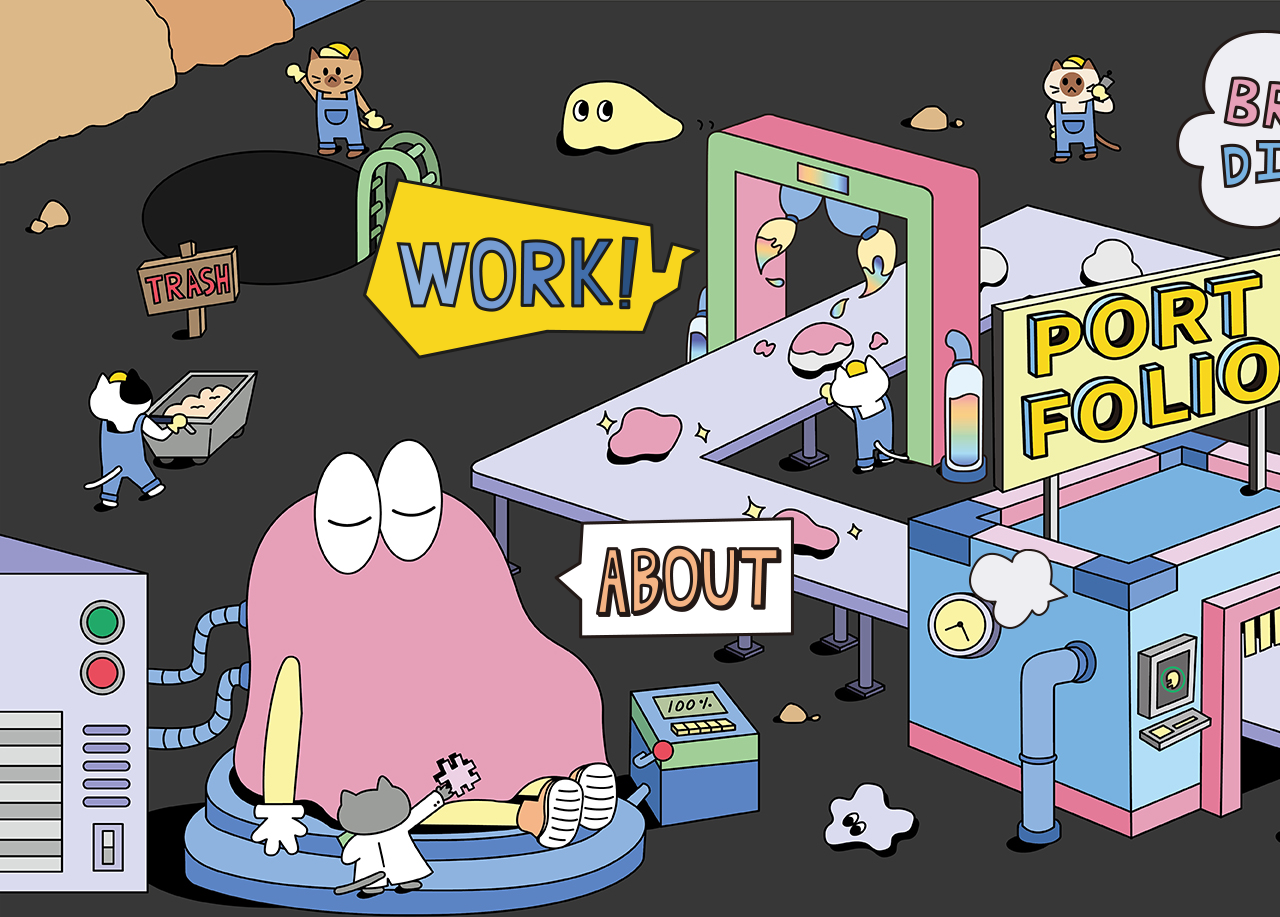
<file: index.html>
<!DOCTYPE html>
<html lang="ko">

<head>
    <meta charset="UTF-8">
    <meta http-equiv="X-UA-Compatible" content="IE=edge">
    <meta name="viewport" content="width=device-width, initial-scale=1.0">
    <title>PORTFOLIO</title>
    <link rel="stylesheet" href="css/main.css">
    <script src="js/jquery-3.6.0.min.js"></script>
    <script src="js/main.js"></script>
</head>

<body>
    <section id="cont1">
        <a href="pf_01.html" class="click"></a>
        <img src="img/cont1.png" alt="애니메이션1" class="about">
    </section><!-- cont1 -->
    <section id="cont2">
        <a href="pf_02.html" class="click"></a>
        <img src="img/cont2_left.png" alt="애니메이션2좌" class="portfolio-left">
        <img src="img/cont2_right.png" alt="애니메이션2우" class="portfolio-right">
    </section><!-- cont2 -->
    <section id="cont3">
        <a href="pf_03.html" class="click"></a>
        <img src="img/cont3.png" alt="애니메이션3" class="work">
    </section><!-- cont3 -->
    <section id="cont4">
        <a href="pf_04.html" class="click"></a>
        <img src="img/cont4.png" alt="애니메이션4" class="branding">
    </section><!-- cont4 -->
    <section id="cont5">
        <a href="#" class="call"></a>
    </section><!-- cont5 -->

    <div id="modal_up">
        <div class="modal">
            <div class="title">
                Thanks for visiting my website.
            </div>
            <div class="txt">
                같이의 가치를 아는 웹디자이너가 되겠습니다.<br>
                <a href="mailto:gminions524@naver.com">gminions524@naver.com</a>
            </div>
            <div class="btn">Close</div>
        </div>
    </div>
</body>

</html>
</file>
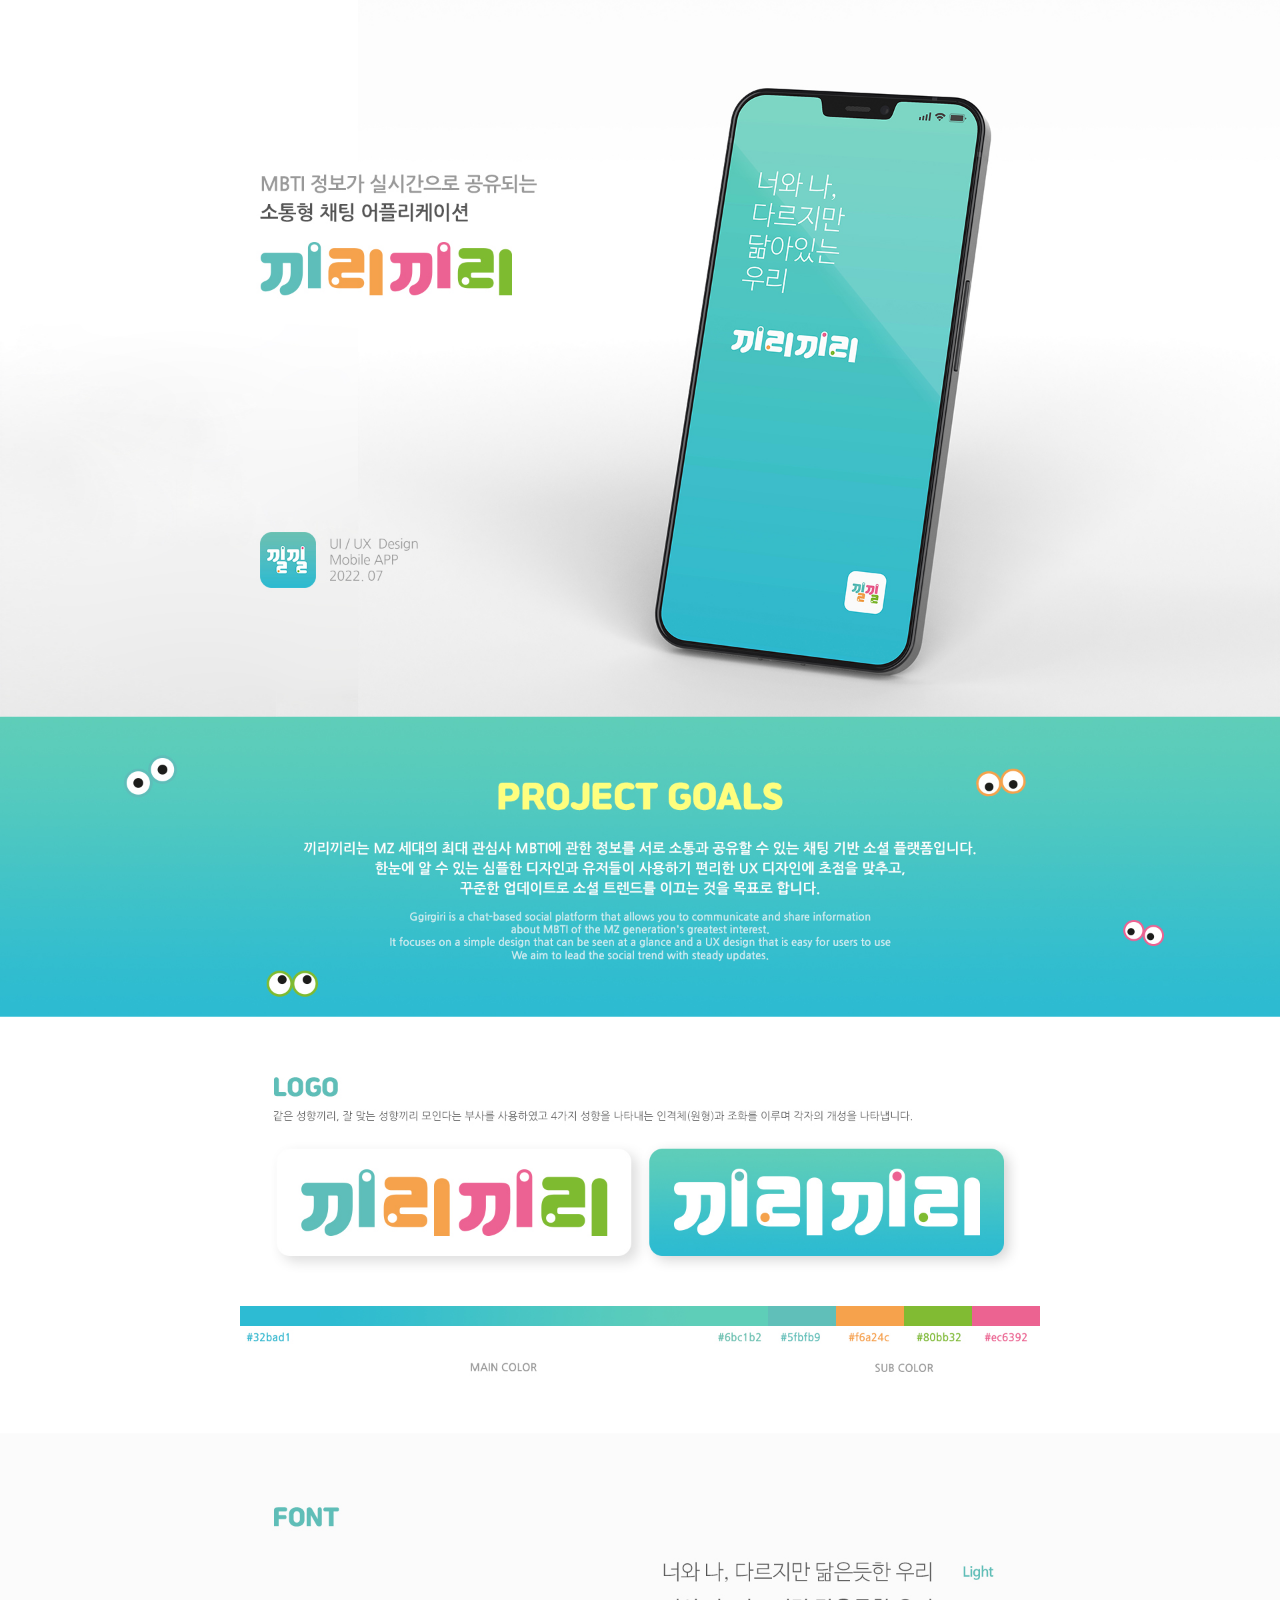
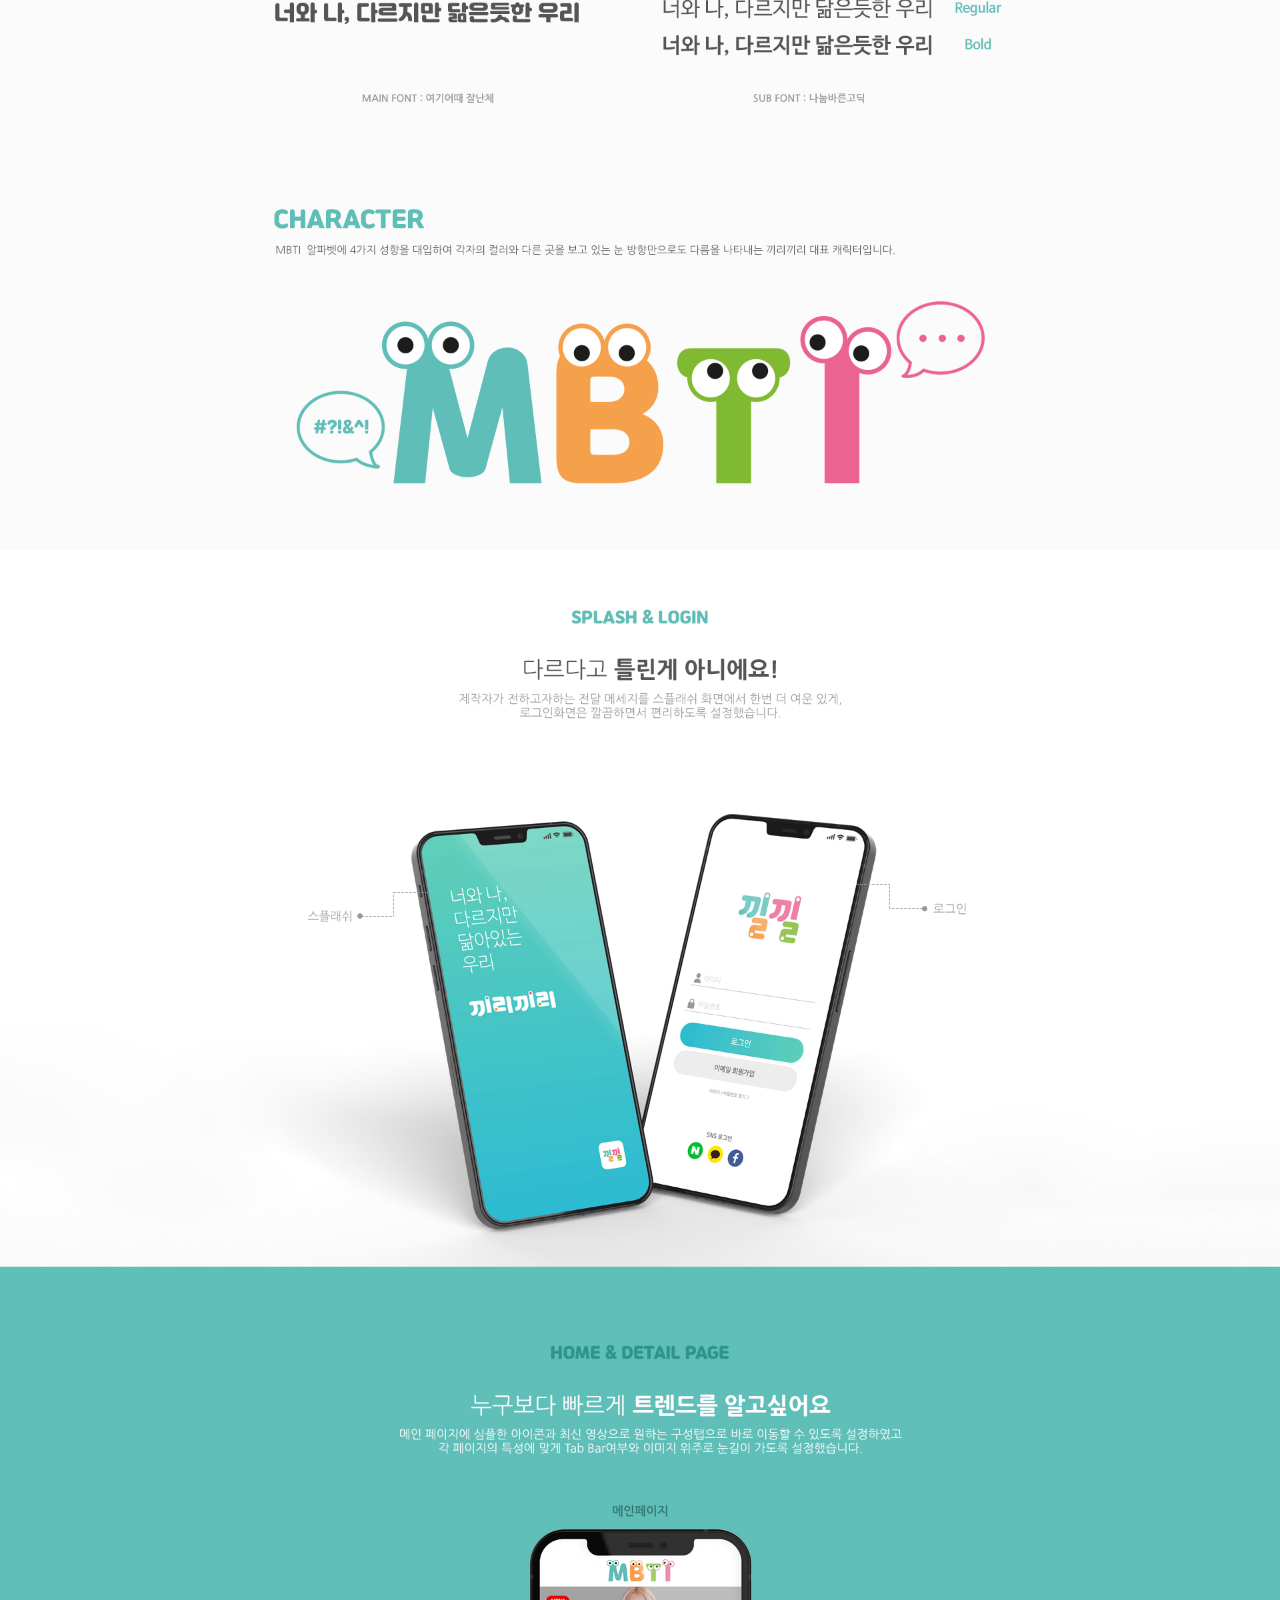
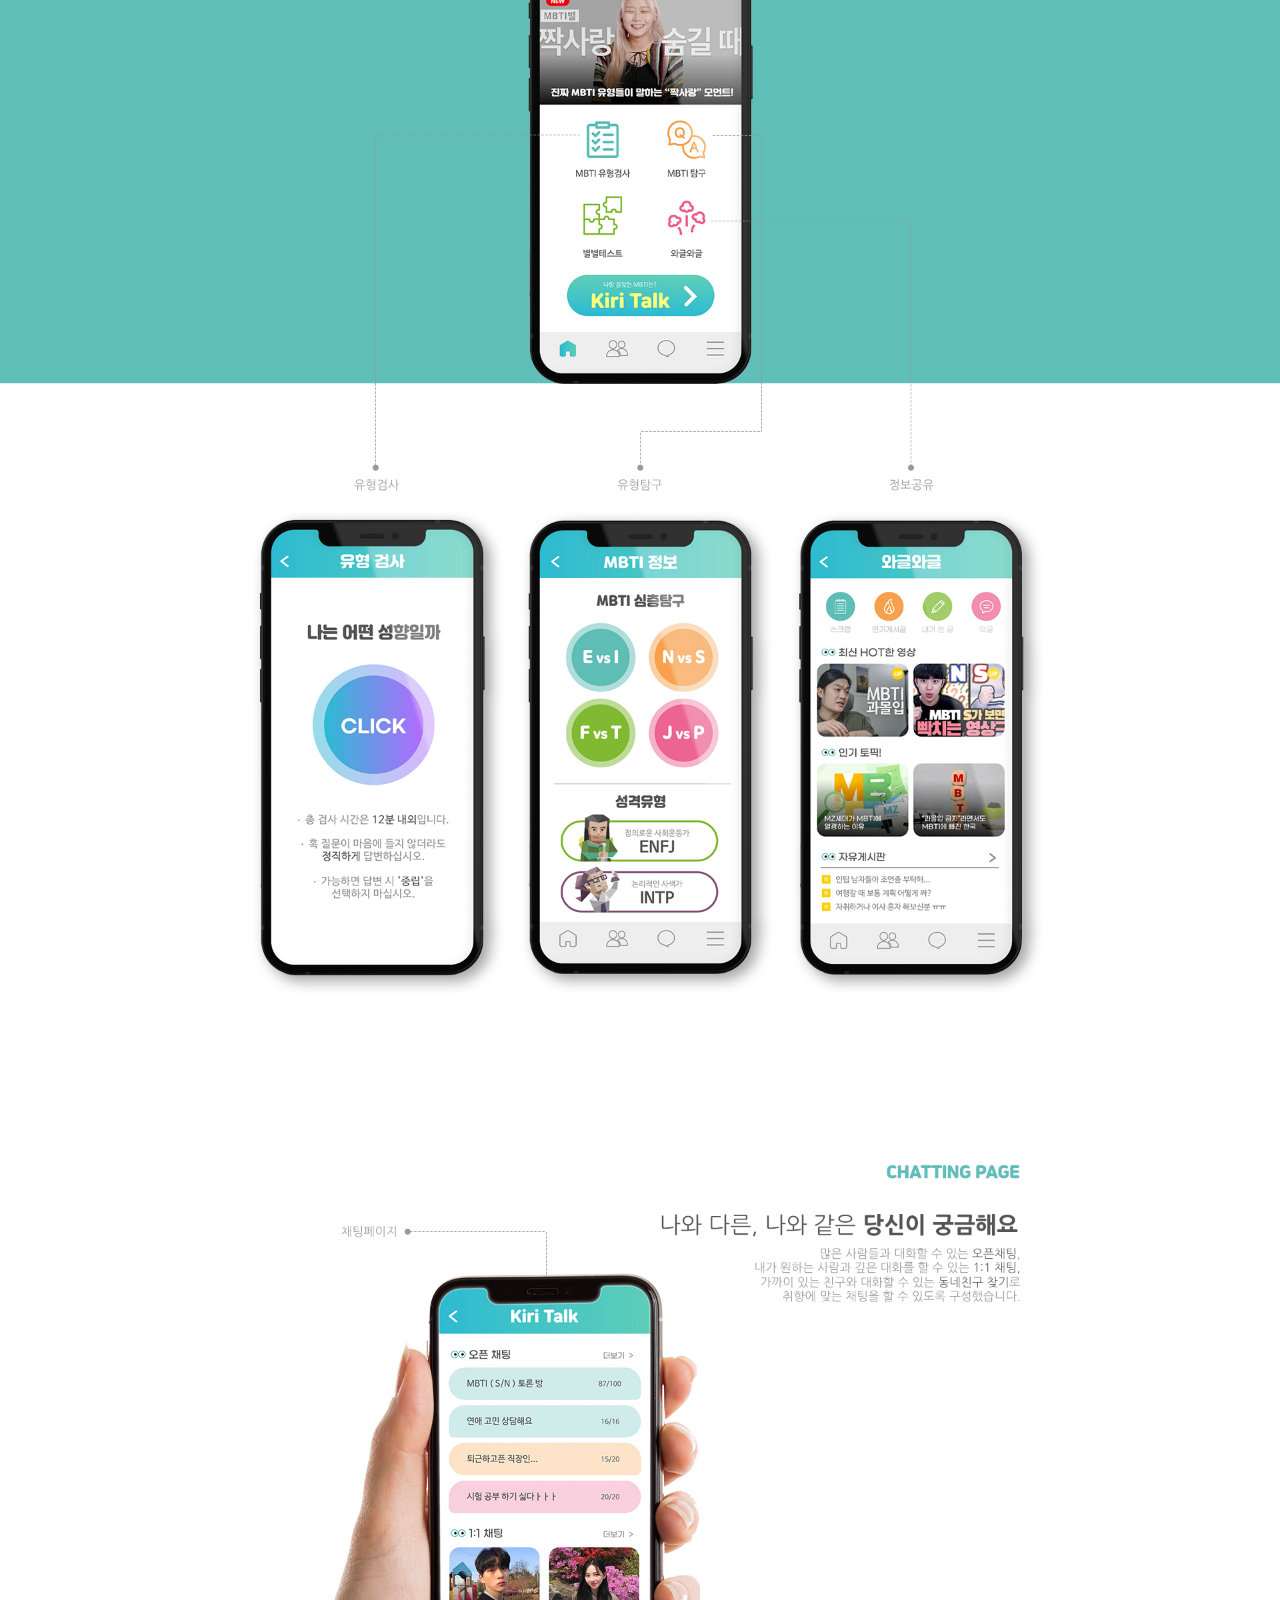
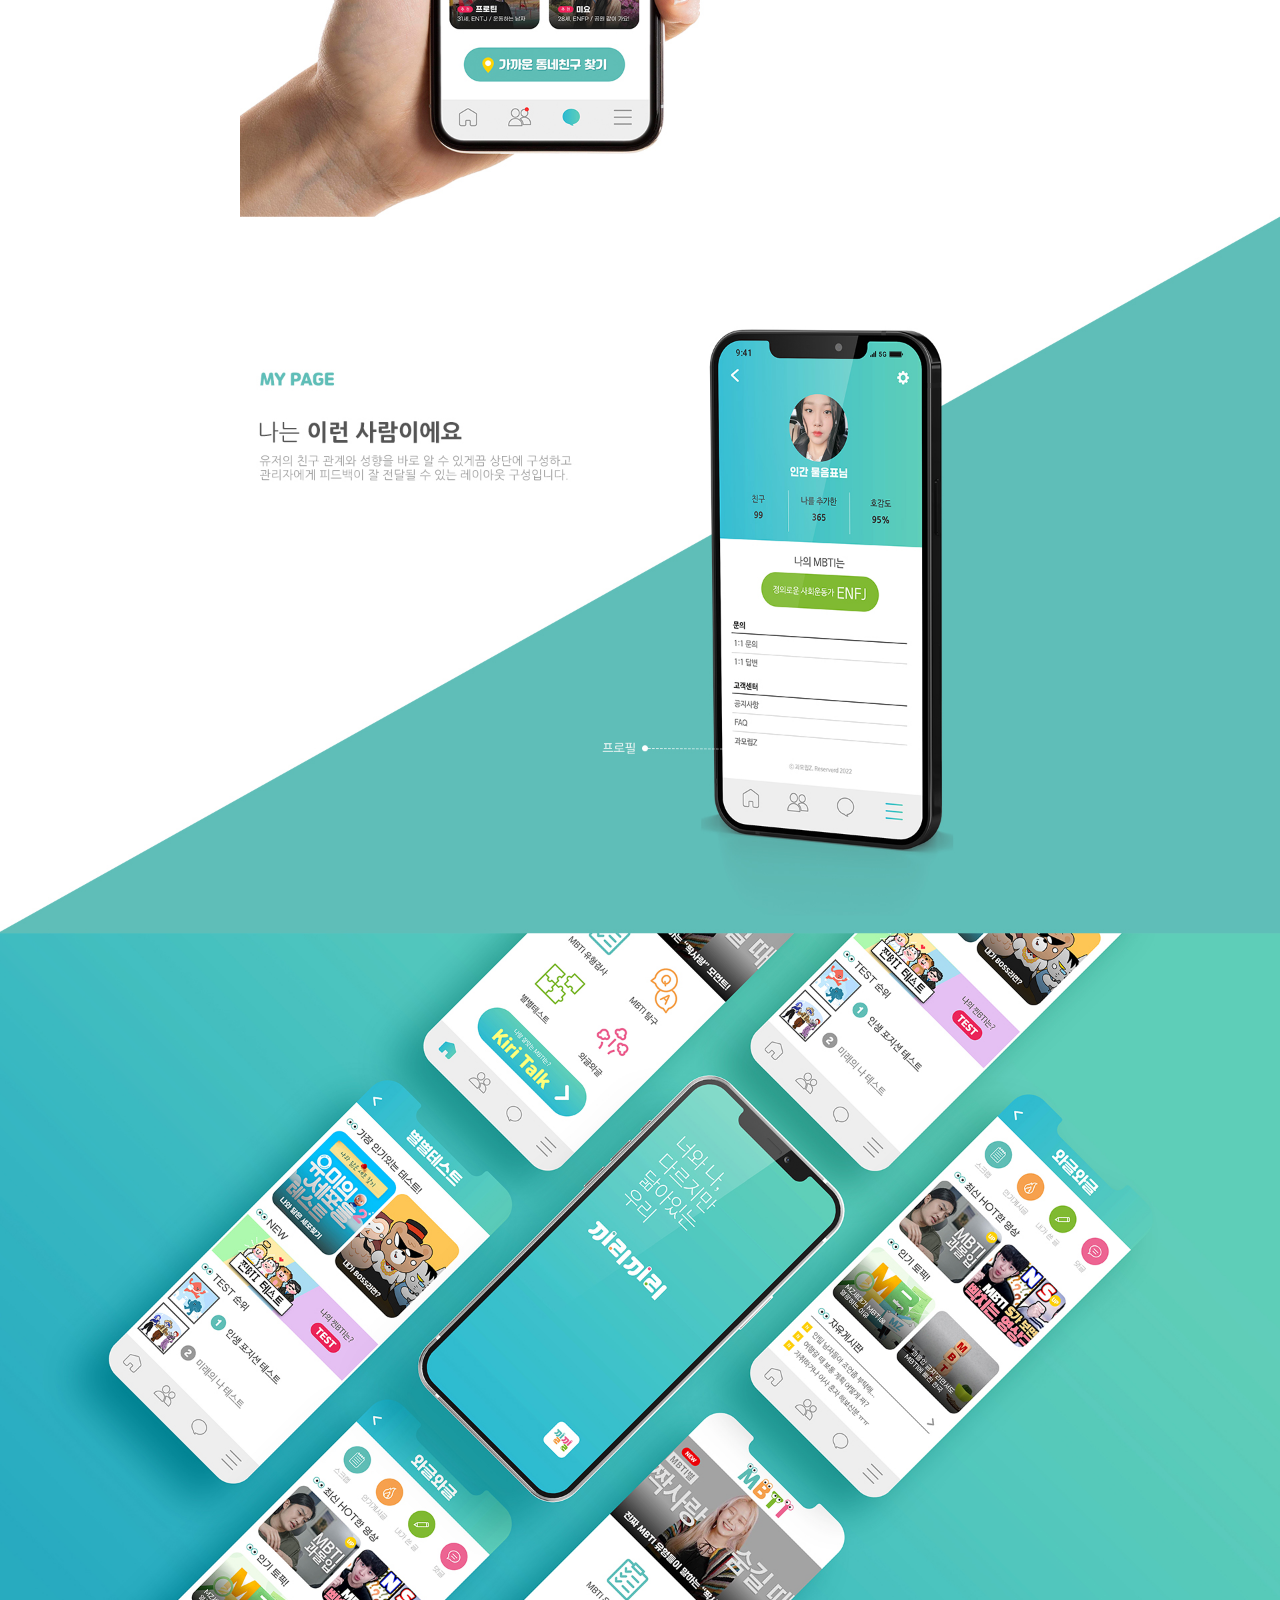
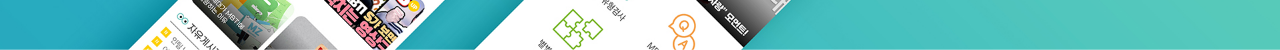
<file: 05uiux/index.html>
<!DOCTYPE html>
<html lang="ko">

<head>
    <meta charset="UTF-8">
    <meta http-equiv="X-UA-Compatible" content="IE=edge">
    <meta name="viewport" content="width=device-width, initial-scale=1.0">
    <title>끼리끼리</title>
    <style>
        * {
            margin: 0 auto;
            padding: 0;
        }
        img {
            vertical-align: top;
            width: 100%;
        }
    </style>
</head>

<body>
    <img src="img/page01.jpg" alt="이미지1">
    <img src="img/page02.jpg" alt="이미지1">
    <img src="img/page03.jpg" alt="이미지1">
</body>

</html>
</file>
<file: css/main.css>
@import url('https://fonts.googleapis.com/css2?family=Noto+Sans+KR:wght@100;300;400;500;700;900&display=swap');
@font-face {
    font-family: 'GmarketSansLight';
    src: url('https://cdn.jsdelivr.net/gh/projectnoonnu/noonfonts_2001@1.1/GmarketSansLight.woff') format('woff');
    font-weight: normal;
    font-style: normal;
}
@font-face {
    font-family: 'GmarketSansMedium';
    src: url('https://cdn.jsdelivr.net/gh/projectnoonnu/noonfonts_2001@1.1/GmarketSansMedium.woff') format('woff');
    font-weight: normal;
    font-style: normal;
}
@font-face {
    font-family: 'GmarketSansBold';
    src: url('https://cdn.jsdelivr.net/gh/projectnoonnu/noonfonts_2001@1.1/GmarketSansBold.woff') format('woff');
    font-weight: normal;
    font-style: normal;
}
* {
    margin: 0;
    padding: 0;
}
a {
    text-decoration: none;
    color: inherit;
}
ul {list-style: none;}
img {vertical-align: top;}
/*초기화*/

body {
    background: url(../img/main_bg.jpg) no-repeat;
}

#cont1 .click {
    position: absolute;
    top: 439px;
    left: 183px;
    display: block;
    width: 465px;
    height: 478px;
}
#cont1 .click:hover {
    background: url(../img/ct1_mo.png) no-repeat;
}
#cont1 .about{
    position: absolute;
    top: 517px;
    left: 554px;
}
/*cont1*/

#cont2 .click {
    position: absolute;
    top: 430px;
    left: 909px;
    display: block;
    width: 485px;
    height: 416px;
}
#cont2 .portfolio-left{
    position: absolute;
    top: 549px;
    left: 968px;
}
#cont2 .portfolio-right{
    position: absolute;
    top: 385px;
    left: 1364px;
}
/*cont2*/

#cont3 .click {
    position: absolute;
    top: 106px;
    left: 700px;
    display: block;
    width: 288px;
    height: 371px;
}
#cont3 .work{
    position: absolute;
    top: 178px;
    left: 363px;
}
/*cont3*/

#cont4 .click {
    position: absolute;
    top: 5px;
    left: 1454px;
    display: block;
    width: 263px;
    height: 333px;
}
#cont4 .branding{
    position: absolute;
    top: 30px;
    left: 1176px;
}
/*cont4*/

#cont5 .call {
    position: absolute;
    top: 360px;
    left: 1460px;
    display: block;
    width: 295px;
    height: 230px;
}
/*cont5*/

#modal_up{
    position: absolute;
    top: 0; left: 0;
    width: 100%; height: 100%;
    background-color: rgba(0, 0, 0, 0.7);
    display: none;
}
#modal_up.on{
    display: block;
}
.modal{
    position: absolute;
    top: 50%; left: 50%;
    transform: translate(-50%,-50%);
    background-color: #fff;
    border-radius: 100%;
    width: 600px; height: 300px;
    text-align: center;
    border: 2px solid #010101;
    box-shadow: 5px 7px #010101;
}
.modal .title{
    padding-top: 70px;
    font-family: 'GmarketSansBold';
    font-size: 18px;
    color: #9898ca;
}
.modal .txt{
    padding: 30px;
    line-height: 1.5em;
    font-size: 22px;
    font-family: 'GmarketSansMedium';
    color: #555;
}
.modal .txt a{
    text-decoration: underline;
    font-size: 17px;
    color: #999;
}
.modal .txt a:hover{
    color: #e69fb7;
}
.modal .btn{
    position: absolute;
    bottom: 40px; left: 50%;
    transform: translateX(-50%);
    width: 100px; height: 30px;
    border-radius: 5px;
    background-color: #e69fb7;
    line-height: 33px;
    cursor: pointer;
    font-family: 'GmarketSansBold';
    color: #fdf3a2;
    box-shadow: 3px 3px #010101;
    border: 1.5px solid #010101;
}
/*modal*/


.about{
    animation-name: about; /* 애니메이션 이름 지정 */
    animation-duration: 0.8s; /* 한 사이클이 몇초에 걸쳐서 일어날것인지 */
    animation-iteration-count: infinite; /* 몇 번 반복될건지 */
    animation-direction: alternate; /* 애니메이션 종료 후 처음부터 진행할지 역방향으로 진행할지 */
    animation-timing-function: ease-in-out;
    animation-delay: 0; /* 지연시간 */
}
@keyframes about{
    0%{
        top: 517px; left: 554px;
    }
    100%{
        top: 517px; left: 584px;
    }
}
/*about ani*/
.portfolio-left{
    animation-name: left;
    animation-duration: 0.8s;
    animation-iteration-count: infinite;
    animation-direction: alternate;
    animation-timing-function: ease-in-out;
    animation-delay: 0;
}
@keyframes left{
    0%{
        transform: scale(0.8);
        top: 549px; left: 968px;
    }
    100%{
        transform: scale(1);
        top: 549px; left: 948px;
    }
}
.portfolio-right{
    animation-name: right;
    animation-duration: 0.8s;
    animation-iteration-count: infinite;
    animation-direction: alternate;
    animation-timing-function: ease-in-out;
    animation-delay: 0;
}
@keyframes right{
    0%{
        transform: scale(1);
        top: 385px; left: 1364px;
    }
    100%{
        transform: scale(0.8);
        top: 385px; left: 1344px;
    }
}
/*portfolio ani*/

.work{
    animation-name: work;
    animation-duration: 0.8s;
    animation-iteration-count: infinite;
    animation-direction: alternate;
    animation-timing-function: linear;
    animation-delay: 0;
}
@keyframes work{
    0%{top: 188px; left: 363px;}
    50%{top: 158px; left: 343px;}
    100%{top: 178px; left: 323px;}
}

.branding{
    animation-name: branding;
    animation-duration: 0.8s;
    animation-iteration-count: infinite;
    animation-direction: alternate;
    animation-timing-function: linear;
    animation-delay: 0;
}
@keyframes branding{
    0%{transform: rotate(8deg);}
    /* 50%{transform: rotate(0);} */
    100%{transform: rotate(-8deg);}
}
/*portfolio ani*/
</file>
